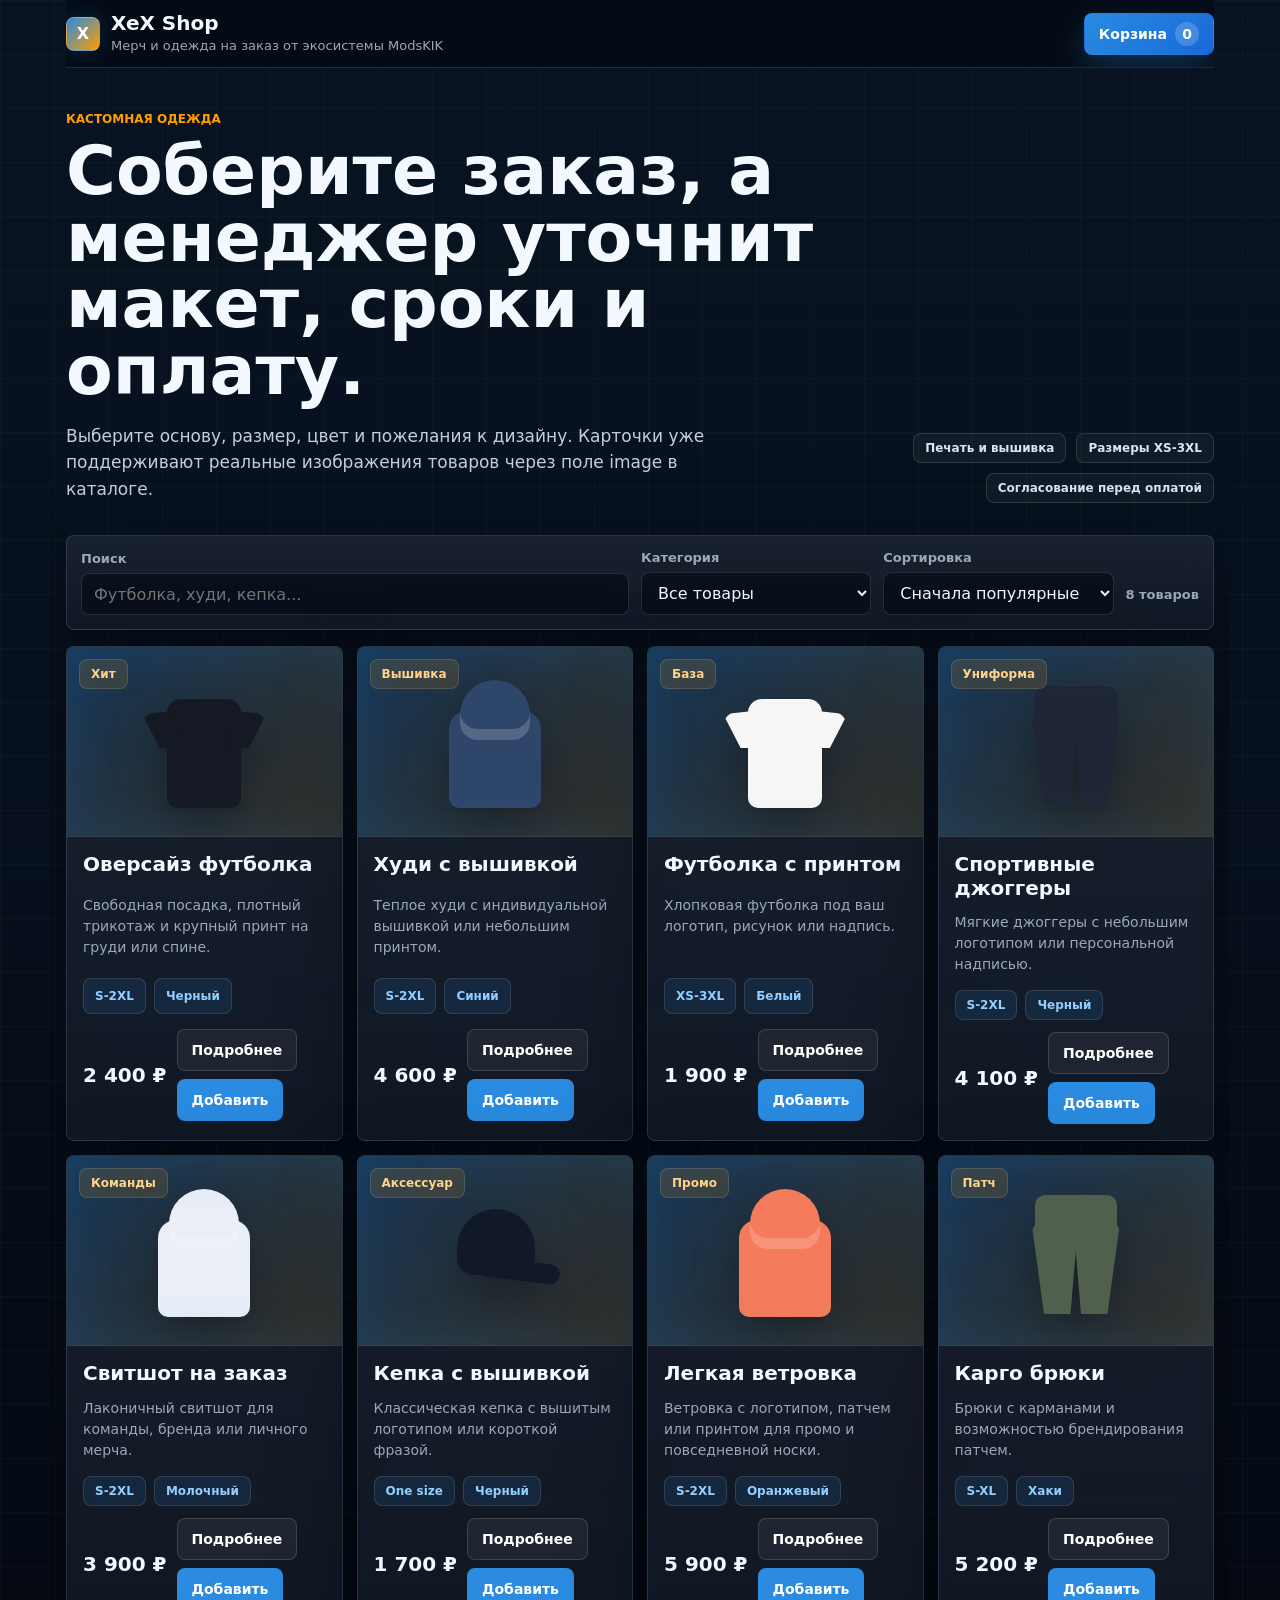
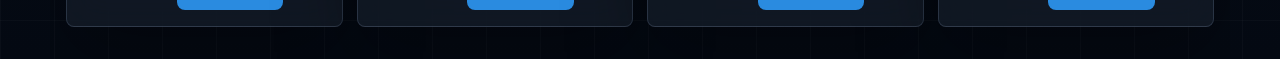
<file: index.html>
<!doctype html>
<html lang="ru">
    <head>
        <meta charset="utf-8" />
        <meta name="viewport" content="width=device-width, initial-scale=1" />
        <meta name="theme-color" content="#07101d" />
        <meta
        name="description"
        content="KIKshop - магазин одежды на заказ в стиле ModsKIK."
        />
        <title>XeX Shop - одежда на заказ</title>
        <link rel="stylesheet" href="kikshop.css" />
        <script src="https://telegram.org/js/telegram-web-app.js"></script>
    </head>
    <body>
        <main class="app">
            <header class="topbar">
                <div class="brand">
                    <span class="brand-mark" aria-hidden="true">X</span>
                    <div>
                        <h1>XeX Shop</h1>
                        <span>Мерч и одежда на заказ от экосистемы ModsKIK</span>
                    </div>
                </div>
                <button class="cart-open" id="openCartBtn" type="button">
                    <span class="cart-label">Корзина</span><span id="cartBadge">0</span>
                </button>
            </header>

            <section class="shop-hero" aria-label="О магазине">
                <div>
                    <p class="eyebrow">Кастомная одежда</p>
                    <h2>Соберите заказ, а менеджер уточнит макет, сроки и оплату.</h2>
                    <p class="lead">
                        Выберите основу, размер, цвет и пожелания к дизайну. Карточки уже
                        поддерживают реальные изображения товаров через поле image в
                        каталоге.
                    </p>
                </div>
                <div class="hero-status" aria-label="Преимущества">
                    <span>Печать и вышивка</span>
                    <span>Размеры XS-3XL</span>
                    <span>Согласование перед оплатой</span>
                </div>
            </section>

            <section class="screen active" id="catalogScreen">
                <div class="controls">
                    <div class="field">
                        <label for="searchInput">Поиск</label>
                        <input
                        id="searchInput"
                        type="search"
                        autocomplete="off"
                        placeholder="Футболка, худи, кепка..."
                        />
                    </div>
                    <div class="field">
                        <label for="categorySelect">Категория</label>
                        <select id="categorySelect"></select>
                    </div>
                    <div class="field">
                        <label for="sortSelect">Сортировка</label>
                        <select id="sortSelect">
                            <option value="popular">Сначала популярные</option>
                            <option value="price-asc">Цена по возрастанию</option>
                            <option value="price-desc">Цена по убыванию</option>
                            <option value="name">По названию</option>
                        </select>
                    </div>
                    <div class="catalog-meta" id="catalogMeta"></div>
                </div>
                <div class="catalog" id="catalog"></div>
            </section>

            <section class="screen" id="productScreen"></section>

            <section class="screen" id="cartScreen">
                <div class="cart-layout">
                    <div class="cart-panel">
                        <div class="panel-head">
                            <h2>Корзина</h2>
                            <button class="btn ghost" id="clearCartBtn" type="button">Очистить</button>
                        </div>
                        <div class="cart-list" id="cartList"></div>
                    </div>
                    <form class="checkout-panel" id="orderForm">
                        <h2>Оформление заказа</h2>
                        <div class="summary" id="summary"></div>
                        <div class="form-grid">
                            <div class="field">
                                <label for="customerName">Имя</label>
                                <input
                                id="customerName"
                                name="customerName"
                                type="text"
                                autocomplete="name"
                                placeholder="Как к вам обращаться"
                                required
                                />
                            </div>
                            <div class="field">
                                <label for="customerPhone">Телефон или Telegram</label>
                                <input
                                id="customerPhone"
                                name="customerPhone"
                                type="text"
                                autocomplete="tel"
                                placeholder="+7... или @username"
                                required
                                />
                            </div>
                            <div class="field">
                                <label for="customerCity">Город доставки</label>
                                <input
                                id="customerCity"
                                name="customerCity"
                                type="text"
                                autocomplete="address-level2"
                                placeholder="Например: Москва"
                                required
                                />
                            </div>
                            <div class="field">
                                <label for="customerComment">Комментарий к заказу</label>
                                <textarea
                                id="customerComment"
                                name="customerComment"
                                placeholder="Сроки, доставка, дополнительные пожелания"
                                ></textarea>
                            </div>
                            <div class="form-status" id="formStatus" aria-live="polite"></div>
                            <button class="btn submit" type="submit">Отправить заказ менеджеру</button>
                            <button class="btn secondary" id="backToCatalogBtn" type="button">
                                Вернуться в каталог
                            </button>
                        </div>
                    </form>
                </div>
            </section>
        </main>

        <script src="kikshop.js" defer></script>
    </body>
</html>
</file>
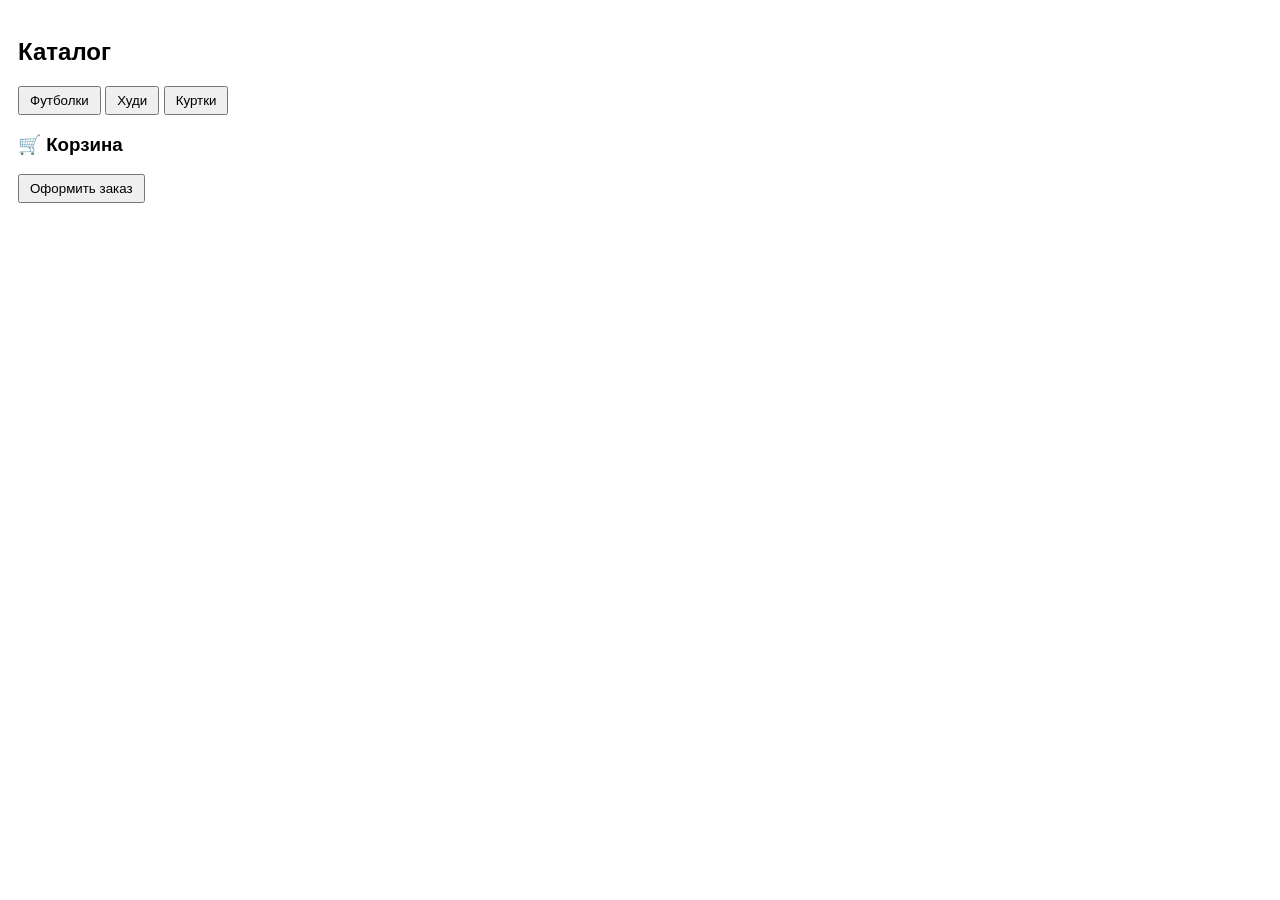
<file: mini_app_aiobot/shop_xex.html>
<!DOCTYPE html>
<html>
<head>
    <meta charset="UTF-8">
    <title>Магазин одежды</title>
    <script src="https://telegram.org/js/telegram-web-app.js"></script>
    <style>
        body { font-family: Arial; padding: 10px; }
        .item { border: 1px solid #ccc; padding: 10px; margin: 5px; }
        button { padding: 5px 10px; }
    </style>
</head>
<body>

<h2>Каталог</h2>

<div id="catalog"></div>
    <button onclick="setCategory('tshirts')">Футболки</button>
    <button onclick="setCategory('hoodies')">Худи</button>
    <button onclick="setCategory('jackets')">Куртки</button>
    <h3>🛒 Корзина</h3>
<div id="cart"></div>

<button onclick="checkout()">Оформить заказ</button>

<script>
const tg = window.Telegram.WebApp;
tg.expand();

const products = [
    {id: 1, name: "Футболка", price: 20, category: "tshirts"},
    {id: 2, name: "Худи", price: 50, category: "hoodies"},
    {id: 3, name: "Куртка", price: 100, category: "jackets"}
];

let cart = [];
let currentCategory = "tshirts";

function setCategory(cat) {
    currentCategory = cat;
    renderCatalog();
}

function renderCatalog() {
    const catalog = document.getElementById("catalog");
    catalog.innerHTML = "";

    const filtered = products.filter(p => p.category === currentCategory);

    filtered.forEach(p => {
        const div = document.createElement("div");
        div.className = "item";
        div.innerHTML = `
            <b>${p.name}</b><br>
            ${p.price}$<br>
            <button onclick="addToCart(${p.id})">Добавить</button>
        `;
        catalog.appendChild(div);
    });
}

function addToCart(id) {
    const product = products.find(p => p.id === id);
    cart.push(product);
    renderCart();
}

function renderCart() {
    const cartDiv = document.getElementById("cart");
    cartDiv.innerHTML = "";

    cart.forEach(p => {
        const div = document.createElement("div");
        div.innerText = `${p.name} - ${p.price}$`;
        cartDiv.appendChild(div);
    });
}

function checkout() {
    if (cart.length === 0) {
        alert("Корзина пуста");
        return;
    }

    let total = 0;

    const orderText = cart.map(p => {
        total += p.price;
        return `${p.name} - ${p.price}$`;
    }).join("\n");

    const user = tg.initDataUnsafe.user;

    const finalText = `
🛍 Новый заказ

👤 Клиент: ${user?.username || "без username"}

${orderText}

💰 Итого: ${total}$
`;

    tg.sendData(finalText);

    // очистка корзины
    cart = [];
    renderCart();
}
renderCatalog();
</script>
</body>
</html>
</file>
<file: kikshop.css>
:root {
  color-scheme: dark;
  font-family: Inter, ui-sans-serif, system-ui, -apple-system, BlinkMacSystemFont, "Segoe UI", sans-serif;
  --bg: #07101d;
  --bg-deep: #040912;
  --card: #0f1724;
  --card-strong: #111d2d;
  --text: #f4f8ff;
  --muted: #9aa8ba;
  --line: rgba(158, 184, 214, 0.18);
  --blue: #2a8be0;
  --blue-strong: #1769d8;
  --orange: #ff9d00;
  --orange-soft: rgba(255, 157, 0, 0.16);
  --glass: rgba(15, 23, 36, 0.72);
  --danger: #e35d5d;
  --ok: #4fd099;
  --shadow: 0 26px 80px rgba(0, 0, 0, 0.34);
}

* {
  box-sizing: border-box;
}

html {
  scroll-behavior: smooth;
}

body {
  min-height: 100vh;
  margin: 0;
  color: var(--text);
  background:
    linear-gradient(rgba(255, 255, 255, 0.025) 1px, transparent 1px),
    linear-gradient(90deg, rgba(255, 255, 255, 0.025) 1px, transparent 1px),
    linear-gradient(180deg, #081321 0%, var(--bg) 48%, var(--bg-deep) 100%);
  background-size: 54px 54px, 54px 54px, auto;
}

button,
input,
select,
textarea {
  font: inherit;
}

button {
  border: 0;
  cursor: pointer;
}

h1,
h2,
h3,
p {
  margin: 0;
}

.app {
  width: 100%;
  max-width: 1180px;
  margin: 0 auto;
  padding: 0 16px 32px;
  overflow-x: hidden;
}

.topbar {
  position: sticky;
  top: 0;
  z-index: 20;
  min-height: 68px;
  display: flex;
  align-items: center;
  justify-content: space-between;
  gap: 18px;
  border-bottom: 1px solid var(--line);
  background: rgba(5, 10, 19, 0.78);
  backdrop-filter: blur(18px);
  overflow: hidden;
}

.brand {
  min-width: 0;
  flex: 1 1 auto;
  display: inline-flex;
  align-items: center;
  gap: 11px;
}

.brand-mark {
  width: 34px;
  height: 34px;
  flex: 0 0 auto;
  display: grid;
  place-items: center;
  border: 1px solid rgba(255, 255, 255, 0.14);
  border-radius: 8px;
  background: linear-gradient(135deg, var(--blue), var(--orange));
  color: #fff;
  font-weight: 900;
  box-shadow: 0 0 22px rgba(42, 139, 224, 0.24);
}

.brand h1 {
  overflow: hidden;
  font-size: 20px;
  line-height: 1.05;
  letter-spacing: 0;
  text-overflow: ellipsis;
  white-space: nowrap;
}

.brand span:last-child {
  display: block;
  margin-top: 4px;
  color: var(--muted);
  font-size: 13px;
  line-height: 1.25;
}

.cart-open,
.btn {
  min-height: 42px;
  display: inline-flex;
  align-items: center;
  justify-content: center;
  gap: 8px;
  border: 1px solid transparent;
  border-radius: 8px;
  padding: 0 14px;
  color: #fff;
  font-size: 14px;
  font-weight: 850;
  transition: transform 160ms ease, border-color 160ms ease, background 160ms ease;
}

.cart-open {
  flex: 0 0 auto;
}

.cart-open:hover,
.btn:hover {
  transform: translateY(-1px);
}

.cart-open,
.btn.submit {
  background: linear-gradient(135deg, var(--blue), var(--blue-strong));
  box-shadow: 0 14px 34px rgba(42, 139, 224, 0.28);
}

.cart-open #cartBadge {
  min-width: 24px;
  height: 24px;
  display: grid;
  place-items: center;
  border-radius: 999px;
  background: rgba(255, 255, 255, 0.18);
}

.shop-hero {
  display: grid;
  grid-template-columns: minmax(0, 1fr) minmax(260px, 0.38fr);
  gap: 22px;
  align-items: end;
  padding: 44px 0 24px;
}

.shop-hero > * {
  min-width: 0;
}

.eyebrow {
  margin-bottom: 12px;
  color: var(--orange);
  font-size: 12px;
  font-weight: 900;
  letter-spacing: 0;
  text-transform: uppercase;
}

.shop-hero h2 {
  max-width: 780px;
  font-size: clamp(34px, 6vw, 68px);
  line-height: 0.98;
  letter-spacing: 0;
  overflow-wrap: break-word;
}

.lead {
  max-width: 680px;
  margin-top: 18px;
  color: #c2cede;
  font-size: 17px;
  line-height: 1.58;
  overflow-wrap: break-word;
}

.hero-status {
  display: flex;
  flex-wrap: wrap;
  gap: 10px;
  justify-content: flex-end;
}

.hero-status span,
.product-badge,
.option-pill {
  min-height: 30px;
  display: inline-flex;
  align-items: center;
  border: 1px solid rgba(255, 255, 255, 0.12);
  border-radius: 8px;
  padding: 0 11px;
  background: rgba(255, 255, 255, 0.045);
  color: #d7e4f4;
  font-size: 12px;
  font-weight: 820;
}

.controls,
.product-card,
.detail-panel,
.cart-panel,
.checkout-panel {
  border: 1px solid var(--line);
  border-radius: 8px;
  background:
    linear-gradient(180deg, rgba(255, 255, 255, 0.055), rgba(255, 255, 255, 0.02)),
    var(--glass);
  box-shadow: var(--shadow);
  backdrop-filter: blur(18px);
}

.controls {
  display: grid;
  grid-template-columns: minmax(180px, 1fr) minmax(150px, 0.42fr) minmax(170px, 0.42fr) auto;
  gap: 12px;
  align-items: end;
  margin: 8px 0 16px;
  padding: 14px;
}

.field {
  display: grid;
  gap: 7px;
}

label {
  color: var(--muted);
  font-size: 13px;
  font-weight: 800;
}

select,
input,
textarea {
  width: 100%;
  min-height: 42px;
  border: 1px solid rgba(255, 255, 255, 0.12);
  border-radius: 8px;
  padding: 10px 12px;
  background: rgba(6, 13, 24, 0.72);
  color: var(--text);
  outline: none;
}

select {
  color-scheme: dark;
}

textarea {
  min-height: 92px;
  resize: vertical;
}

select:focus,
input:focus,
textarea:focus {
  border-color: rgba(42, 139, 224, 0.9);
  box-shadow: 0 0 0 3px rgba(42, 139, 224, 0.18);
}

.catalog-meta {
  min-height: 42px;
  display: inline-flex;
  align-items: center;
  justify-content: flex-end;
  color: var(--muted);
  font-size: 13px;
  font-weight: 850;
  white-space: nowrap;
}

.catalog {
  display: grid;
  grid-template-columns: repeat(auto-fit, minmax(min(100%, 260px), 1fr));
  gap: 14px;
}

.product-card {
  overflow: hidden;
  display: grid;
  grid-template-rows: auto 1fr;
  transition: transform 0.18s ease, border-color 0.18s ease;
}

.product-card:hover {
  border-color: rgba(42, 139, 224, 0.46);
  transform: translateY(-2px);
}

.product-art {
  position: relative;
  min-height: 190px;
  display: grid;
  place-items: center;
  overflow: hidden;
  background:
    linear-gradient(135deg, rgba(42, 139, 224, 0.22), rgba(255, 157, 0, 0.14)),
    var(--card-strong);
}

.product-art::after {
  position: absolute;
  inset: 0;
  pointer-events: none;
  content: "";
  border-bottom: 1px solid rgba(255, 255, 255, 0.08);
  box-shadow: inset 0 0 52px rgba(42, 139, 224, 0.15);
}

.product-art img {
  position: absolute;
  inset: 0;
  width: 100%;
  height: 100%;
  display: none;
  object-fit: cover;
}

.product-art.has-image img {
  display: block;
}

.product-art.has-image .clothes-piece {
  display: none;
}

.product-badge {
  position: absolute;
  left: 12px;
  top: 12px;
  z-index: 2;
  color: #ffd38c;
  background: rgba(255, 157, 0, 0.13);
}

.clothes-piece {
  position: relative;
  width: 124px;
  height: 132px;
  filter: drop-shadow(0 18px 22px rgba(0, 0, 0, 0.32));
}

.clothes-piece::before,
.clothes-piece::after {
  position: absolute;
  content: "";
  background: var(--cloth);
}

.clothes-piece.shirt::before {
  inset: 23px 25px 0;
  border-radius: 14px 14px 10px 10px;
}

.clothes-piece.shirt::after {
  inset: 35px 0 auto;
  height: 40px;
  border-radius: 16px;
  clip-path: polygon(0 8%, 24% 0, 34% 100%, 66% 100%, 76% 0, 100% 8%, 86% 92%, 14% 92%);
}

.clothes-piece.hoodie::before {
  inset: 35px 16px 0;
  border-radius: 18px 18px 10px 10px;
}

.clothes-piece.hoodie::after {
  left: 27px;
  top: 4px;
  width: 70px;
  height: 60px;
  border-radius: 36px 36px 18px 18px;
  box-shadow: inset 0 -11px rgba(255, 255, 255, 0.18);
}

.clothes-piece.pants::before {
  left: 21px;
  top: 10px;
  width: 82px;
  height: 35px;
  border-radius: 10px 10px 4px 4px;
}

.clothes-piece.pants::after {
  left: 18px;
  top: 39px;
  width: 88px;
  height: 90px;
  border-radius: 8px 8px 16px 16px;
  clip-path: polygon(0 0, 100% 0, 86% 100%, 56% 100%, 50% 30%, 44% 100%, 14% 100%);
}

.clothes-piece.cap::before {
  left: 24px;
  top: 24px;
  width: 78px;
  height: 66px;
  border-radius: 42px 42px 18px 18px;
}

.clothes-piece.cap::after {
  left: 51px;
  top: 76px;
  width: 76px;
  height: 20px;
  border-radius: 0 24px 24px 0;
  transform: rotate(7deg);
}

.product-body {
  display: grid;
  gap: 12px;
  padding: 16px;
}

.product-title {
  font-size: 20px;
  line-height: 1.18;
}

.product-desc,
.detail-copy,
.cart-item small {
  color: var(--muted);
  line-height: 1.5;
}

.product-desc {
  min-height: 66px;
  font-size: 14px;
}

.option-row {
  display: flex;
  flex-wrap: wrap;
  gap: 8px;
}

.option-pill {
  color: #92cfff;
  background: rgba(42, 139, 224, 0.12);
}

.product-foot,
.panel-head {
  display: flex;
  align-items: center;
  justify-content: space-between;
  gap: 10px;
}

.price {
  color: var(--text);
  font-size: 20px;
  font-weight: 900;
  white-space: nowrap;
}

.actions {
  display: flex;
  flex-wrap: wrap;
  gap: 8px;
}

.btn {
  background: var(--blue);
}

.btn.secondary,
.btn.ghost {
  border-color: rgba(255, 255, 255, 0.14);
  background: rgba(255, 255, 255, 0.055);
}

.btn.danger {
  background: rgba(227, 93, 93, 0.18);
  color: #ffd4d4;
}

.btn.submit {
  width: 100%;
  min-height: 48px;
}

.screen {
  display: none;
}

.screen.active {
  display: block;
}

.detail {
  display: grid;
  grid-template-columns: minmax(0, 1fr) minmax(320px, 0.78fr);
  gap: 16px;
  align-items: start;
}

.detail-panel {
  overflow: hidden;
}

.detail-art {
  min-height: 420px;
}

.detail-info,
.cart-panel,
.checkout-panel {
  padding: 18px;
}

.detail-info {
  display: grid;
  gap: 16px;
}

.detail-info h2,
.cart-panel h2,
.checkout-panel h2 {
  font-size: 26px;
  line-height: 1.15;
}

.features {
  display: grid;
  gap: 8px;
  margin: 0;
  padding: 0;
  list-style: none;
}

.features li {
  border: 1px solid rgba(255, 255, 255, 0.1);
  border-radius: 8px;
  padding: 10px 11px;
  background: rgba(255, 255, 255, 0.045);
  color: #d7e4f4;
}

.option-grid {
  display: grid;
  grid-template-columns: 1fr 1fr;
  gap: 10px;
}

.cart-layout {
  display: grid;
  grid-template-columns: minmax(0, 1fr) minmax(320px, 0.72fr);
  gap: 16px;
  align-items: start;
}

.cart-list {
  display: grid;
  gap: 10px;
  margin-top: 14px;
}

.cart-item {
  display: grid;
  grid-template-columns: 1fr auto;
  gap: 12px;
  align-items: center;
  border: 1px solid rgba(255, 255, 255, 0.11);
  border-radius: 8px;
  padding: 13px;
  background: rgba(6, 13, 24, 0.55);
}

.cart-item b {
  display: block;
  margin-bottom: 5px;
}

.cart-item-actions {
  display: grid;
  gap: 8px;
  justify-items: end;
}

.qty {
  display: inline-flex;
  align-items: center;
  gap: 8px;
  margin-top: 9px;
}

.qty button {
  width: 32px;
  height: 32px;
  border: 1px solid rgba(255, 255, 255, 0.12);
  border-radius: 8px;
  background: rgba(255, 255, 255, 0.055);
  color: var(--text);
  font-weight: 900;
}

.summary {
  display: grid;
  gap: 10px;
  margin: 14px 0 16px;
  color: var(--muted);
}

.summary-row {
  display: flex;
  justify-content: space-between;
  gap: 10px;
}

.summary-row.total {
  color: var(--text);
  font-size: 20px;
  font-weight: 900;
}

.form-grid {
  display: grid;
  gap: 10px;
}

.form-status {
  min-height: 22px;
  color: var(--muted);
  font-weight: 800;
}

.form-status.success {
  color: var(--ok);
}

.form-status.error {
  color: var(--danger);
}

.empty {
  border: 1px dashed rgba(255, 255, 255, 0.16);
  border-radius: 8px;
  padding: 24px;
  background: rgba(255, 255, 255, 0.035);
  color: var(--muted);
  text-align: center;
}

@media (max-width: 920px) {
  .shop-hero,
  .controls,
  .detail,
  .cart-layout {
    grid-template-columns: 1fr;
  }

  .hero-status {
    justify-content: flex-start;
  }

  .catalog-meta {
    justify-content: flex-start;
  }

  .detail-art {
    min-height: 320px;
  }
}

@media (max-width: 640px) {
  .app {
    width: 100%;
    max-width: 100%;
    padding-right: 12px;
    padding-left: 12px;
  }

  .topbar {
    min-height: 64px;
    gap: 10px;
    justify-content: flex-start;
  }

  .brand {
    flex: 0 1 auto;
  }

  .brand span:last-child {
    display: none;
  }

  .cart-open {
    min-width: 48px;
    min-height: 40px;
    margin-left: 8px;
    padding: 0 9px;
    font-size: 13px;
  }

  .cart-label {
    display: none;
  }

  .shop-hero {
    padding: 34px 0 18px;
  }

  .shop-hero h2 {
    max-width: 18ch;
    font-size: 28px;
    line-height: 1.06;
  }

  .lead {
    max-width: 40ch;
  }

  .lead {
    font-size: 15px;
  }

  .catalog {
    grid-template-columns: 1fr;
  }

  .product-foot,
  .cart-item,
  .panel-head,
  .option-grid {
    grid-template-columns: 1fr;
  }

  .product-foot,
  .panel-head {
    align-items: stretch;
    flex-direction: column;
  }

  .actions,
  .actions .btn,
  .cart-item-actions,
  .cart-item-actions .btn {
    width: 100%;
  }

  .price {
    white-space: normal;
  }
}
</file>
